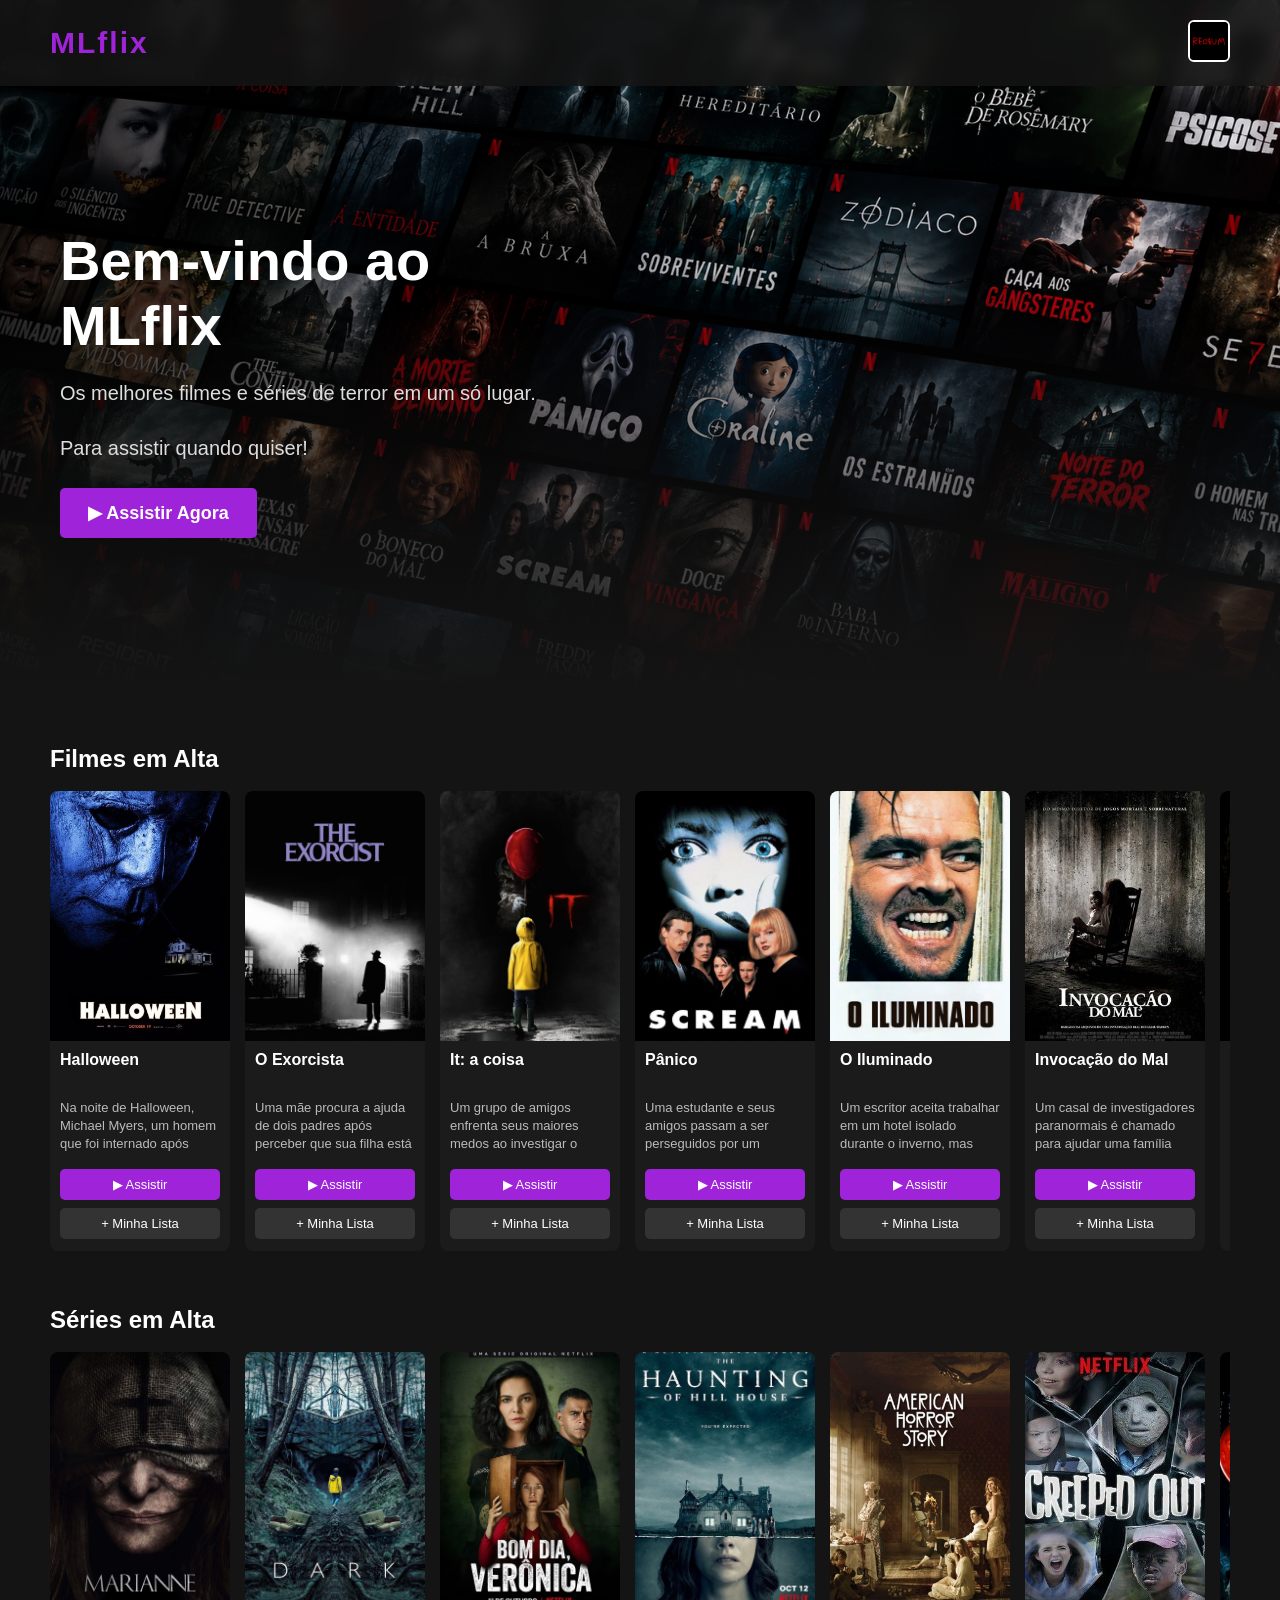
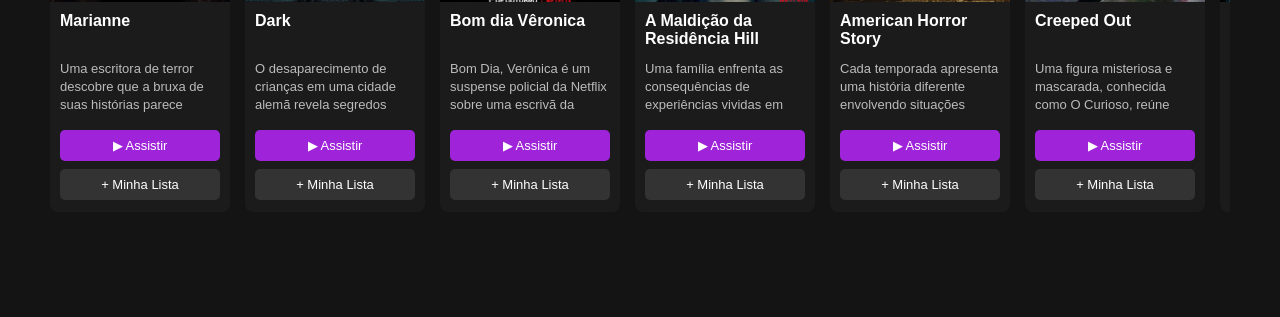
<file: index.html>
<!DOCTYPE html>
<html lang="pt-BR">
<head>
<meta charset="UTF-8">
<meta name="viewport" content="width=device-width, initial-scale=1.0">
<title>Streaming MLflix</title>
<link rel="stylesheet" href="style.css">
</head>

<body>

<!-- MENU SUPERIOR -->
<header class="navbar">
    <div class="logo">MLflix</div>

    <div class="perfil">
        <img src="Imagens/redrum.jpg" class="fotoPerfil">
    </div>
</header>


<!-- BANNER PRINCIPAL -->
<section class="banner">
    <div class="banner-conteudo">
        <h1>Bem-vindo ao MLflix</h1>
        <p>Os melhores filmes e séries de terror em um só lugar.</p>
        <p>Para assistir quando quiser!</p>

        <button class="btnAssistir">
            ▶ Assistir Agora
        </button>
    </div>
</section>


<!-- CONTEÚDO -->
<main class="container">

    <section class="lista">
        <h2>Filmes em Alta</h2>
        <div id="listaFilmes" class="carrossel"></div>
    </section>

    <section class="lista">
        <h2>Séries em Alta</h2>
        <div id="listaSeries" class="carrossel"></div>
    </section>

</main>

<script type="module" src="script.js"></script>

</body>
</html>
</file>
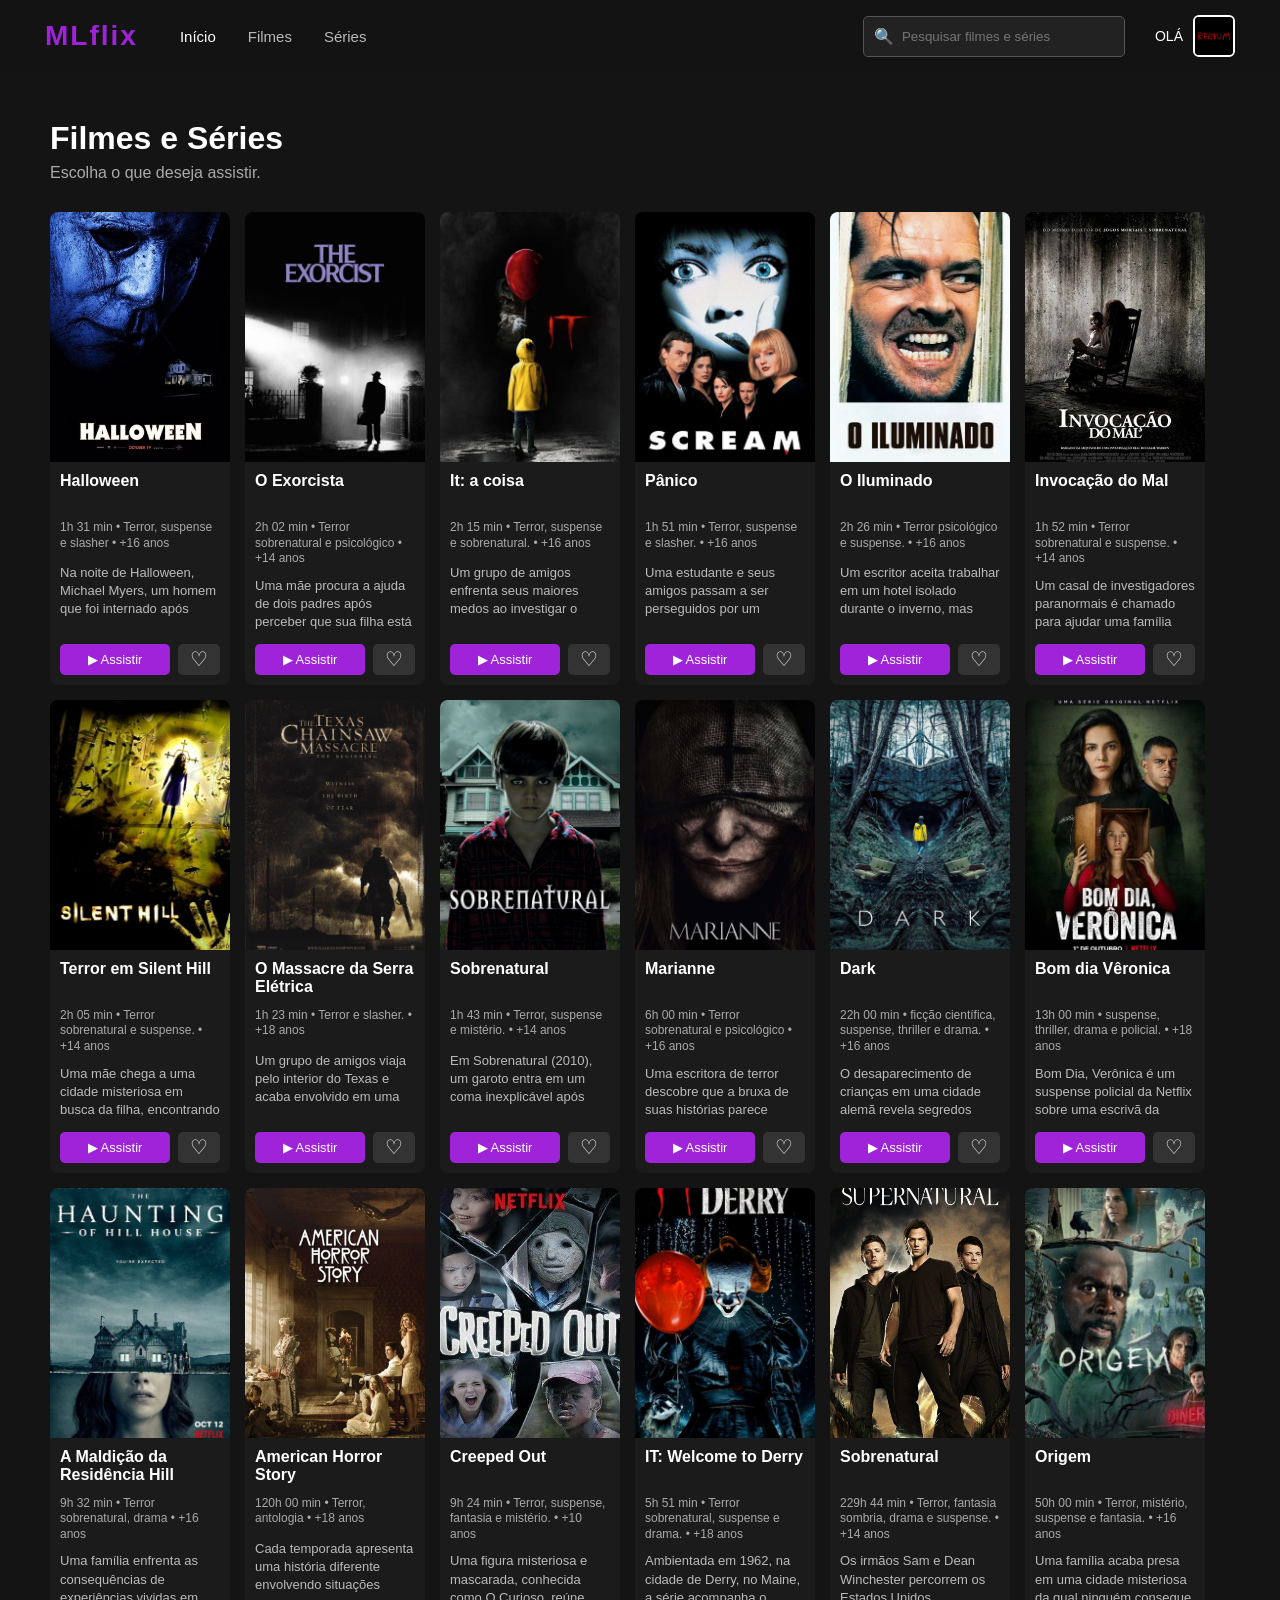
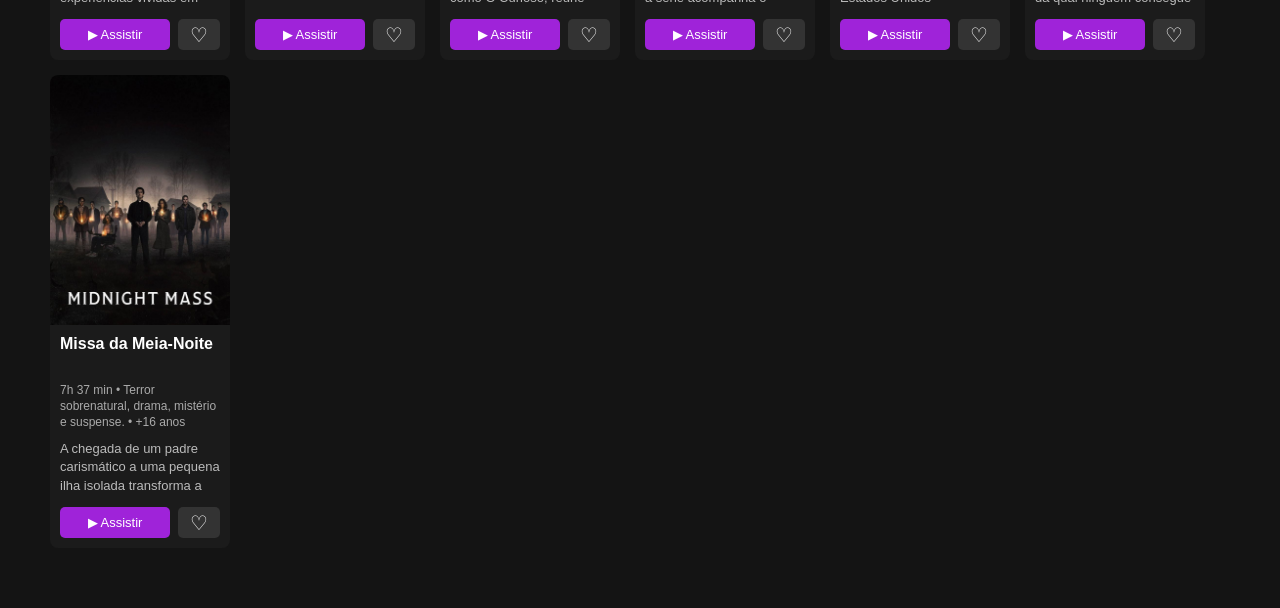
<file: catalogo.html>
<!DOCTYPE html>

<html lang="pt-BR">

<head>

    <meta charset="UTF-8">


    <meta
        name="viewport"
        content="width=device-width, initial-scale=1.0"
    >


    <title>MLflix</title>


    <!-- ALTERAÇÃO 21/08 - CSS DO CATÁLOGO -->

    <link
        rel="stylesheet"
        href="catalogo.css"
    >


</head>


<body>



    <!-- ================================= -->
    <!-- ALTERAÇÃO 21/08 - MENU PRINCIPAL -->
    <!-- ================================= -->

    <header class="navbarCatalogo">


        <div class="ladoEsquerdo">


            <div class="logo">

                MLflix

            </div>



            <!-- ALTERAÇÃO 21/08 - FILMES / SÉRIES -->

            <nav class="menuCatalogo">


                <button
                    class="menuAtivo"
                    data-tipo="todos"
                >

                    Início

                </button>


                <button data-tipo="filme">

                    Filmes

                </button>


                <button data-tipo="serie">

                    Séries

                </button>


            </nav>


        </div>



        <div class="ladoDireito">



            <!-- ================================= -->
            <!-- ALTERAÇÃO 21/08 - BARRA DE BUSCA -->
            <!-- ================================= -->

            <div class="pesquisa">


                <span>

                    🔍

                </span>


                <input
                    type="text"
                    id="campoPesquisa"
                    placeholder="Pesquisar filmes e séries"
                >


            </div>



            <!-- ================================= -->
            <!-- ALTERAÇÃO 21/08 - PERFIL -->
            <!-- ================================= -->

            <div class="usuario">


                <span class="ola">

                    OLÁ

                </span>


                <img
                    src="Imagens/redrum.jpg"
                    class="fotoUsuario"
                    id="fotoUsuario"
                    alt="Perfil"
                >



                <!-- ALTERAÇÃO 21/08 - MENU PERFIL -->

                <div
                    class="menuPerfil"
                    id="menuPerfil"
                >


                    <button id="mostrarFavoritos">

                        ♥ Favoritos

                    </button>


                    <a href="index.html">

                        Sair

                    </a>


                </div>


            </div>


        </div>


    </header>



    <!-- ======================================== -->
    <!-- ALTERAÇÃO 21/08 - CONTEÚDO DO CATÁLOGO -->
    <!-- ======================================== -->

    <main class="conteudoCatalogo">


        <div class="cabecalhoConteudo">


            <h1 id="tituloCatalogo">

                Filmes e Séries

            </h1>


            <p>

                Escolha o que deseja assistir.

            </p>


        </div>



        <!-- ALTERAÇÃO 21/08 - CARDS -->

        <div
            id="gradeCatalogo"
            class="gradeCatalogo"
        >

        </div>


    </main>



    <!-- ALTERAÇÃO 21/08 - JAVASCRIPT DO CATÁLOGO -->

    <script
        type="module"
        src="catalogo.js"
    >
    </script>


</body>

</html>
</file>
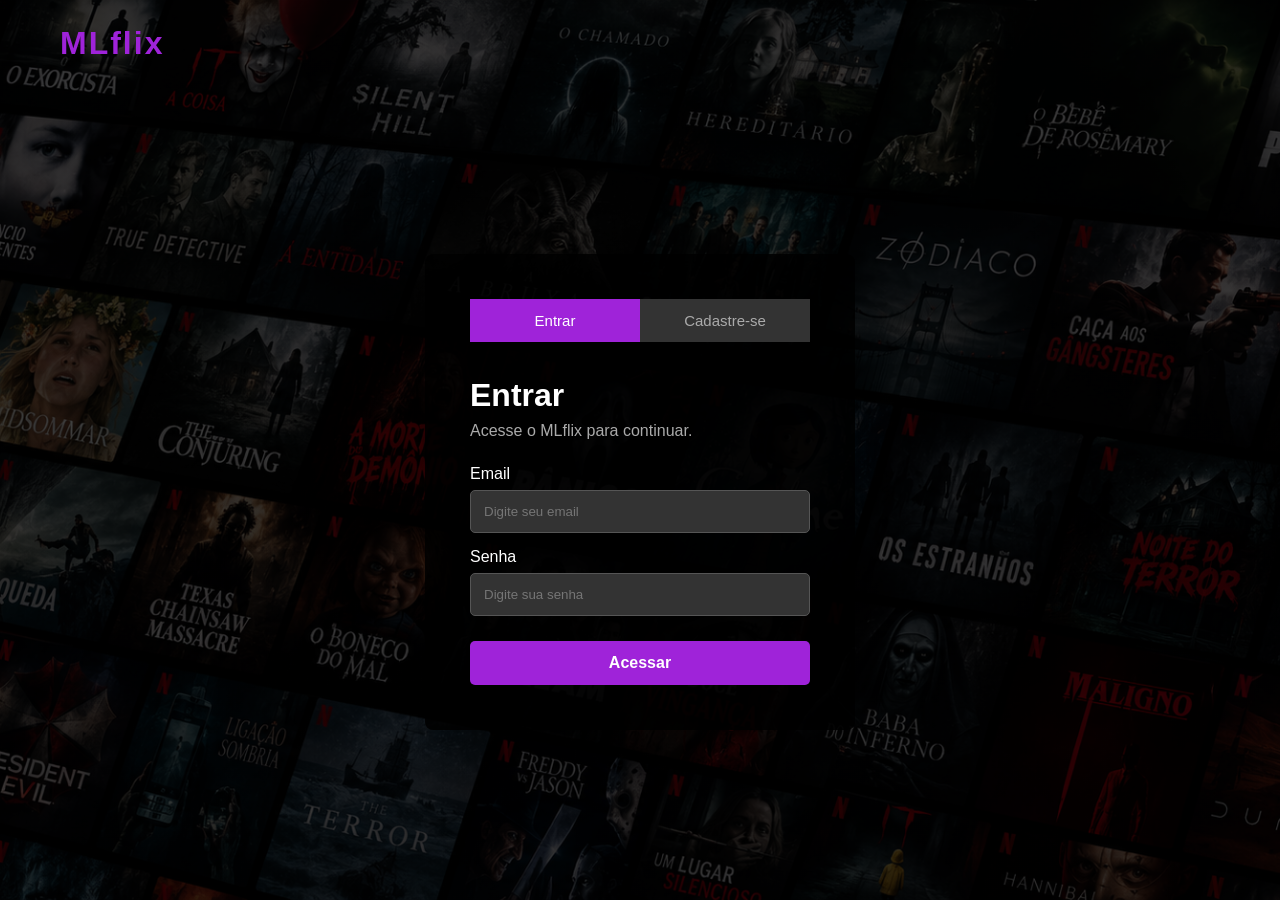
<file: login.html>
<!DOCTYPE html>

<html lang="pt-BR">

<head>

    <meta charset="UTF-8">

    <meta
        name="viewport"
        content="width=device-width, initial-scale=1.0"
    >

    <title>MLflix - Entrar</title>

    <!-- ALTERAÇÃO 21/08 - CSS DA PÁGINA DE LOGIN -->
    <link rel="stylesheet" href="login.css">

</head>


<body>


    <!-- ========================================= -->
    <!-- ALTERAÇÃO 21/08 - TOPO DA TELA DE LOGIN -->
    <!-- ========================================= -->

    <header class="topoLogin">

        <a href="index.html" class="logo">

            MLflix

        </a>

    </header>



    <!-- ============================================= -->
    <!-- ALTERAÇÃO 21/08 - ÁREA DE LOGIN E CADASTRO -->
    <!-- ============================================= -->

    <main class="areaLogin">


        <div class="caixaLogin">


            <!-- ALTERAÇÃO 21/08 - ESCOLHA LOGIN/CADASTRO -->

            <div class="opcoesLogin">

                <button
                    id="botaoEntrar"
                    class="opcaoAtiva"
                >

                    Entrar

                </button>


                <button id="botaoCadastro">

                    Cadastre-se

                </button>

            </div>



            <!-- ================================= -->
            <!-- ALTERAÇÃO 21/08 - FORMULÁRIO LOGIN -->
            <!-- ================================= -->

            <form id="formLogin">

                <h1>Entrar</h1>


                <p class="subtitulo">

                    Acesse o MLflix para continuar.

                </p>


                <label>Email</label>


                <input
                    type="email"
                    placeholder="Digite seu email"
                    required
                >


                <label>Senha</label>


                <input
                    type="password"
                    placeholder="Digite sua senha"
                    required
                >


                <button
                    type="submit"
                    class="botaoPrincipal"
                >

                    Acessar

                </button>

            </form>



            <!-- ===================================== -->
            <!-- ALTERAÇÃO 21/08 - FORMULÁRIO CADASTRO -->
            <!-- ===================================== -->

            <form
                id="formCadastro"
                class="formEscondido"
            >


                <h1>Crie sua conta</h1>


                <p class="subtitulo">

                    Cadastre-se para acessar o catálogo.

                </p>



                <label>Nome</label>

                <input
                    type="text"
                    placeholder="Digite seu nome"
                    required
                >



                <label>Gênero</label>


                <select required>

                    <option value="">

                        Selecione

                    </option>


                    <option value="masculino">

                        Masculino

                    </option>


                    <option value="feminino">

                        Feminino

                    </option>

                </select>



                <label>Data de nascimento</label>


                <input
                    type="date"
                    required
                >



                <label>Email</label>


                <input
                    type="email"
                    placeholder="Digite seu email"
                    required
                >



                <label>Senha</label>


                <input
                    type="password"
                    placeholder="Digite uma senha"
                    required
                >



                <label>Confirmar senha</label>


                <input
                    type="password"
                    placeholder="Digite novamente"
                    required
                >



                <button
                    type="submit"
                    class="botaoPrincipal"
                >

                    Criar conta

                </button>


            </form>


        </div>


    </main>



    <!-- ALTERAÇÃO 21/08 - JAVASCRIPT DO LOGIN -->

    <script src="login.js"></script>


</body>

</html>
</file>
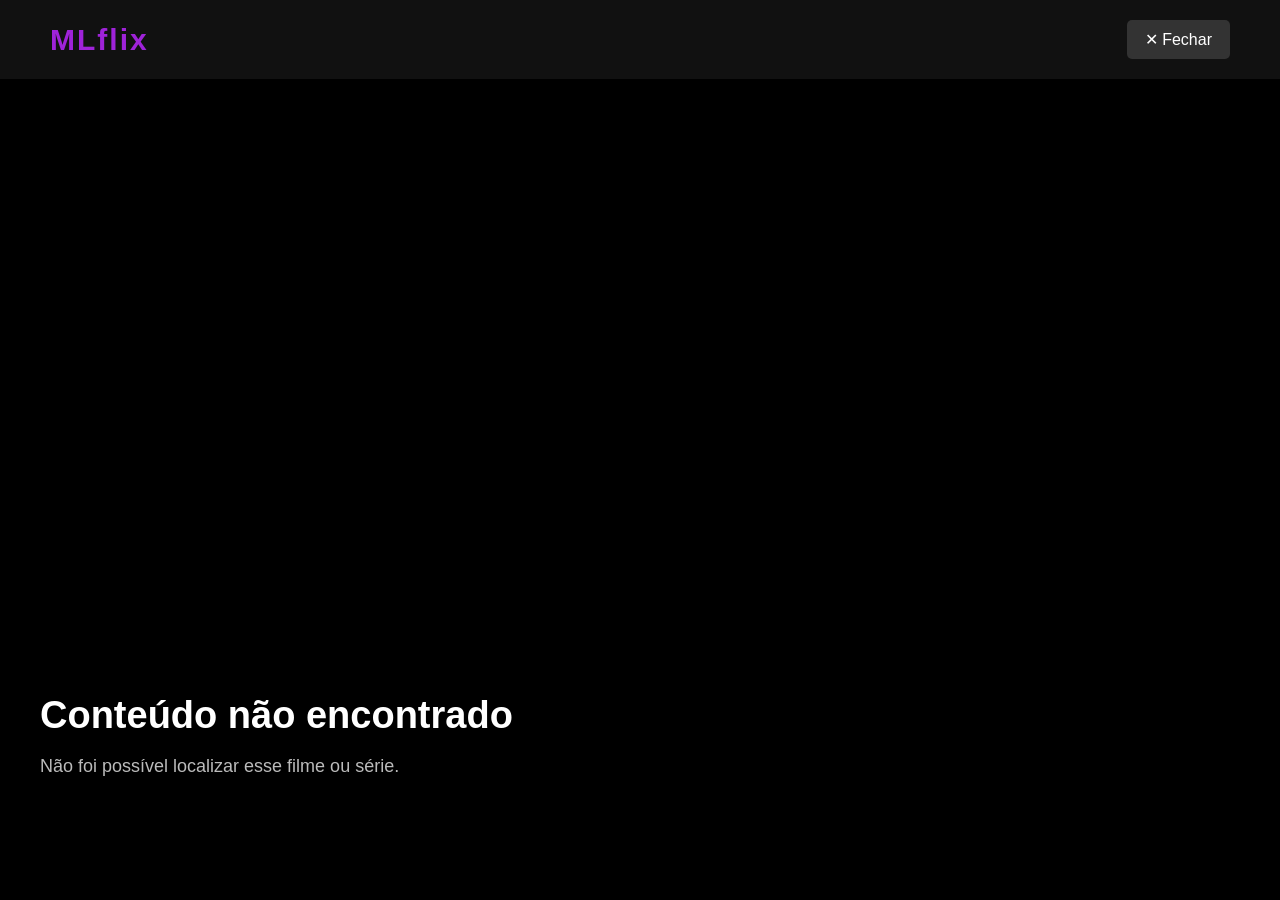
<file: player.html>
<!DOCTYPE html>
<html lang="pt-BR">

<head>
    <meta charset="UTF-8">

    <meta
        name="viewport"
        content="width=device-width, initial-scale=1.0"
    >

    <title>CINEFIX - Assistir</title>

    <link rel="stylesheet" href="style.css">
</head>

<body class="paginaPlayer">

    <!-- MENU -->
    <header class="navbar">

        <div class="logo">MLflix</div>

        <a href="index.html" class="voltar">
            ✕ Fechar
        </a>

    </header>


    <!-- PLAYER -->
    <main class="areaPlayer">

        <div class="videoContainer">

            <iframe
                id="playerYoutube"
                src=""
                title="Trailer"
                frameborder="0"
                allow="accelerometer; autoplay; clipboard-write; encrypted-media; gyroscope; picture-in-picture"
                allowfullscreen>
            </iframe>

        </div>


        <!-- INFORMAÇÕES -->
        <section class="infoPlayer">

            <h1 id="tituloPlayer"></h1>

            <p id="descricaoPlayer"></p>

        </section>

    </main>


    <script type="module" src="player.js"></script>

</body>

</html>
</file>
<file: style.css>
/* RESET */
*{
    margin:0;
    padding:0;
    box-sizing:border-box;
}

body{
    font-family: Arial, Helvetica, sans-serif;
    background:#141414;
    color:white;
}

/* NAVBAR */
.navbar{
    position: fixed;
    top: 0;
    width: 100%;
    padding: 20px 50px;
    display: flex;
    justify-content: space-between;
    align-items: center;

    /* CORREÇÃO */
    background: rgba(20, 20, 20, 0.85);
    backdrop-filter: blur(8px);

    z-index: 1000;
}

.logo{
    color:#9f23d9;
    font-size:30px;
    font-weight:bold;
    letter-spacing:2px;
}

.fotoPerfil{
    width:42px;
    height:42px;
    border-radius:6px;
    border:2px solid white;
}

/* BANNER PRINCIPAL (igual Netflix) */
.banner{
    height:85vh;
    background-image:
    linear-gradient(to top, #141414 10%, transparent 60%),
    linear-gradient(to right, rgba(0,0,0,0.8), transparent 60%),
    url('/Imagens/banner.png');   /* coloque sua imagem aqui */

    background-size:cover;
    background-position:center;

    display:flex;
    align-items:center;
    padding-left:60px;
}

.banner-conteudo{
    max-width:500px;
}

.banner h1{
    font-size:56px;
    margin-bottom:20px;
}

.banner p{
    font-size:20px;
    color:#ddd;
    margin-bottom:25px;
    line-height:1.5;
}

/* BOTÃO */
.btnAssistir{
    background:#9f23d9;
    color:white;
    border:none;
    padding:14px 28px;
    font-size:18px;
    border-radius:5px;
    cursor:pointer;
    transition:0.3s;
    font-weight:bold;
}

.btnAssistir:hover{
    background:#7d14ae;
    transform:scale(1.05);
}

/* CONTAINER */
.container{
    padding:20px 50px 50px;
    margin-top:-40px;
    position:relative;
    z-index:2;
}

.lista{
    margin-bottom:45px;
}

.lista h2{
    margin-bottom:18px;
    font-size:24px;
}

/* CARROSSEL */
.carrossel{
    display:flex;
    gap:15px;
    overflow-x:auto;
    scroll-behavior:smooth;
    padding-bottom:10px;
}

.carrossel::-webkit-scrollbar{
    display:none;
}

/* CARDS MELHORES */
.card{
    min-width:180px;
    max-width:180px;

    background:#1b1b1b;
    border-radius:8px;
    overflow:hidden;

    transition:0.3s;
    cursor:pointer;
    flex-shrink:0;

    display:flex;
    flex-direction:column;
}

.card:hover{
    transform:translateY(-6px);
    box-shadow:0 10px 25px rgba(0,0,0,0.7);
}

/* IMAGEM MENOR E MAIS BONITA */
.card img{
    width:100%;
    height:250px;
    object-fit:cover;
}

/* TEXTO */
.card h3{
    font-size:16px;
    margin:10px;

    height:38px;

    display:flex;
    align-items:flex-start;

    overflow:hidden;
}

.card p{
    font-size:13px;
    color:#bbb;
    padding:0 10px;
    line-height:1.4;

    height:55px;
    overflow:hidden;

    margin-bottom:15px;
}

/* BOTÕES DOS CARDS */
.botoes{
    display:flex;
    flex-direction:column;
    gap:8px;

    padding:0 10px 12px;

    margin-top:auto;
}

.botoes button{
    border:none;
    padding:8px;
    border-radius:5px;
    cursor:pointer;
    font-size:13px;
    transition:0.3s;
}

.botoes button:first-child{
    background:#9f23d9;
    color:white;
}

.botoes button:last-child{
    background:#333;
    color:white;
}

.botoes button:hover{
    transform:scale(1.03);
}


/* ============================= */
/* PÁGINA DO PLAYER */
/* ============================= */

.paginaPlayer{
    background:#000;
}


/* ÁREA PRINCIPAL */

.areaPlayer{
    padding:130px 40px 40px;
    min-height:100vh;
}


/* PLAYER */

.videoContainer{
    width:90%;
    max-width:950px;

    margin:0 auto;

    aspect-ratio:16 / 9;

    background:#000;

    border-radius:8px;
    overflow:hidden;

    box-shadow:0 10px 40px rgba(0,0,0,0.8);
}

/* TELAS MENORES */

@media (max-height:800px){

    .videoContainer{
        max-width:800px;
    }

    .areaPlayer{
        padding-top:110px;
    }

}


.videoContainer iframe{
    width:100%;
    height:100%;
}


/* INFORMAÇÕES */

.infoPlayer{
    max-width:1200px;
    margin:30px auto;
}


.infoPlayer h1{
    font-size:38px;
    margin-bottom:15px;
}


.infoPlayer p{
    font-size:18px;

    color:#bbb;

    max-width:800px;

    line-height:1.6;
}


/* BOTÃO VOLTAR */

.voltar{
    color:white;

    text-decoration:none;

    background:#333;

    padding:10px 18px;

    border-radius:5px;

    transition:0.3s;
}


.voltar:hover{
    background:#9f23d9;
}


/* BOTÃO PLAY DOS CARDS */

.btnPlay{
    background:#9f23d9;

    color:white;

    text-decoration:none;

    text-align:center;

    padding:8px;

    border-radius:5px;

    font-size:13px;

    transition:0.3s;
}


.btnPlay:hover{
    background:#7d14ae;

    transform:scale(1.03);
}
</file>
<file: catalogo.css>
/* ======================================== */
/* ALTERAÇÃO 21/08 - DESIGN DO CATÁLOGO */
/* ======================================== */


*{

    margin:0;

    padding:0;

    box-sizing:border-box;

}


body{

    font-family:
        Arial,
        Helvetica,
        sans-serif;


    background:#141414;

    color:white;

}



/* ================================= */
/* ALTERAÇÃO 21/08 - NAVBAR */
/* ================================= */

.navbarCatalogo{

    position:fixed;


    top:0;


    width:100%;


    padding:15px 45px;


    background:rgba(20,20,20,0.95);


    display:flex;


    justify-content:space-between;

    align-items:center;


    z-index:1000;

}


.ladoEsquerdo,
.ladoDireito{

    display:flex;

    align-items:center;

    gap:30px;

}


.logo{

    color:#9f23d9;


    font-size:28px;


    font-weight:bold;


    letter-spacing:2px;

}



/* ================================= */
/* ALTERAÇÃO 21/08 - MENU */
/* ================================= */

.menuCatalogo{

    display:flex;

    gap:8px;

}


.menuCatalogo button{

    background:none;

    color:#bbb;


    border:none;


    cursor:pointer;


    font-size:15px;


    padding:10px 12px;

}


.menuCatalogo button:hover,
.menuCatalogo .menuAtivo{

    color:white;

}



/* ================================= */
/* ALTERAÇÃO 21/08 - PESQUISA */
/* ================================= */

.pesquisa{

    display:flex;

    align-items:center;


    background:#222;


    border:1px solid #555;

    border-radius:5px;


    padding:4px 10px;

}


.pesquisa input{

    width:220px;


    background:none;


    border:none;


    outline:none;


    color:white;


    padding:8px;

}



/* ================================= */
/* ALTERAÇÃO 21/08 - PERFIL */
/* ================================= */

.usuario{

    position:relative;


    display:flex;


    align-items:center;


    gap:10px;

}


.ola{

    font-size:14px;

}


.fotoUsuario{

    width:42px;

    height:42px;


    border-radius:6px;


    border:2px solid white;


    cursor:pointer;

}



/* ALTERAÇÃO 21/08 - MENU DO PERFIL */

.menuPerfil{

    position:absolute;


    right:0;

    top:55px;


    width:160px;


    background:#222;


    border:1px solid #444;


    border-radius:5px;


    display:none;


    overflow:hidden;

}


.menuPerfil.aberto{

    display:block;

}


.menuPerfil button,
.menuPerfil a{

    display:block;


    width:100%;


    padding:13px;


    background:none;


    border:none;


    color:white;


    text-align:left;


    text-decoration:none;


    cursor:pointer;

}


.menuPerfil button:hover,
.menuPerfil a:hover{

    background:#333;

}



/* ================================= */
/* ALTERAÇÃO 21/08 - CONTEÚDO */
/* ================================= */

.conteudoCatalogo{

    padding:120px 50px 60px;

}


.cabecalhoConteudo{

    margin-bottom:30px;

}


.cabecalhoConteudo h1{

    font-size:32px;

}


.cabecalhoConteudo p{

    color:#aaa;

    margin-top:7px;

}



/* ================================= */
/* ALTERAÇÃO 21/08 - GRADE DOS CARDS */
/* ================================= */

.gradeCatalogo{

    display:grid;

    grid-template-columns:
        repeat(
            auto-fill,
            180px
        );

    gap:15px;

    justify-content:flex-start;

}



/* ================================= */
/* ALTERAÇÃO 21/08 - CARDS */
/* ================================= */

.cardCatalogo{

    width:180px;

    min-width:180px;

    max-width:180px;

    background:#1b1b1b;

    border-radius:8px;

    overflow:hidden;

    transition:0.3s;

    position:relative;

    display:flex;

    flex-direction:column;

}


.cardCatalogo:hover{

    transform:translateY(-6px);


    box-shadow:
        0 10px 30px rgba(0,0,0,0.7);

}


.cardCatalogo img{

    width:100%;

    height:250px;

    object-fit:cover;

}


.infoCard{

    padding:10px;

    flex:1;

    display:flex;

    flex-direction:column;

}


.infoCard h3{

    font-size:16px;

    margin-bottom:10px;

    min-height:38px;

    overflow:hidden;

}



/* ALTERAÇÃO 21/08 - DURAÇÃO / GÊNERO / CLASSIFICAÇÃO */

.detalhes{

    color:#aaa;

    font-size:12px;

    line-height:1.3;

    min-height:34px;

    margin-bottom:10px;

    overflow:hidden;

}



/* ALTERAÇÃO 21/08 - DESCRIÇÃO */

.descricao{

    color:#bbb;

    font-size:13px;

    line-height:1.4;

    height:55px;

    overflow:hidden;

}



/* ALTERAÇÃO 21/08 - BOTÕES */

.acoesCard{

    display:flex;

    gap:8px;

    margin-top:auto;

    padding-top:12px;

}


.assistirCatalogo{

    flex:1;

    background:#9f23d9;

    color:white;

    text-decoration:none;

    text-align:center;

    padding:8px;

    border-radius:5px;

    font-size:13px;

}



/* ALTERAÇÃO 21/08 - FAVORITO */

.botaoFavorito{

    width:42px;


    background:#333;


    border:none;


    color:white;


    border-radius:5px;


    font-size:20px;


    cursor:pointer;

}


.botaoFavorito.ativo{

    color:#9f23d9;

}



/* ALTERAÇÃO 21/08 - SEM RESULTADOS */

.mensagemVazia{

    color:#aaa;


    font-size:18px;

}



/* ================================= */
/* ALTERAÇÃO 21/08 - RESPONSIVIDADE */
/* ================================= */

@media(max-width:800px){


    .navbarCatalogo{

        padding:15px 20px;

    }


    .pesquisa{

        display:none;

    }


    .conteudoCatalogo{

        padding-left:20px;

        padding-right:20px;

    }


}
</file>
<file: login.css>
/* ============================================ */
/* ALTERAÇÃO 21/08 - DESIGN DA TELA DE LOGIN */
/* ============================================ */


*{

    margin:0;

    padding:0;

    box-sizing:border-box;

}


body{

    font-family:
        Arial,
        Helvetica,
        sans-serif;


    background:
        linear-gradient(
            rgba(0,0,0,0.75),
            rgba(0,0,0,0.75)
        ),
        url("Imagens/banner.png");


    background-size:cover;

    background-position:center;

    background-attachment:fixed;


    color:white;


    min-height:100vh;

}


/* ALTERAÇÃO 21/08 - LOGO */

.topoLogin{

    padding:25px 60px;

}


.logo{

    color:#9f23d9;

    font-size:32px;

    font-weight:bold;

    letter-spacing:2px;

    text-decoration:none;

}



/* ALTERAÇÃO 21/08 - ÁREA CENTRAL */

.areaLogin{

    min-height:calc(100vh - 90px);


    display:flex;

    justify-content:center;

    align-items:center;


    padding:30px;

}



/* ALTERAÇÃO 21/08 - CAIXA DE LOGIN */

.caixaLogin{

    width:100%;

    max-width:430px;


    background:rgba(0,0,0,0.88);


    padding:45px;


    border-radius:8px;

}



/* ALTERAÇÃO 21/08 - BOTÕES ENTRAR / CADASTRO */

.opcoesLogin{

    display:flex;

    margin-bottom:35px;

}


.opcoesLogin button{

    width:50%;


    border:none;


    background:#333;

    color:#aaa;


    padding:13px;


    cursor:pointer;

    font-size:15px;

}


.opcoesLogin .opcaoAtiva{

    background:#9f23d9;

    color:white;

}



/* ALTERAÇÃO 21/08 - TEXTOS */

.caixaLogin h1{

    margin-bottom:8px;

}


.subtitulo{

    color:#aaa;

    margin-bottom:25px;

}


.caixaLogin label{

    display:block;


    margin-top:15px;

    margin-bottom:7px;

}



/* ALTERAÇÃO 21/08 - CAMPOS */

.caixaLogin input,
.caixaLogin select{

    width:100%;


    padding:13px;


    background:#333;


    border:1px solid #555;

    border-radius:5px;


    color:white;


    outline:none;

}


.caixaLogin input:focus,
.caixaLogin select:focus{

    border-color:#9f23d9;

}



/* ALTERAÇÃO 21/08 - BOTÃO PRINCIPAL */

.botaoPrincipal{

    width:100%;


    margin-top:25px;


    padding:13px;


    background:#9f23d9;


    color:white;


    border:none;

    border-radius:5px;


    font-size:16px;

    font-weight:bold;


    cursor:pointer;

}


.botaoPrincipal:hover{

    background:#7d14ae;

}



/* ALTERAÇÃO 21/08 - ESCONDER CADASTRO */

.formEscondido{

    display:none;

}
</file>
